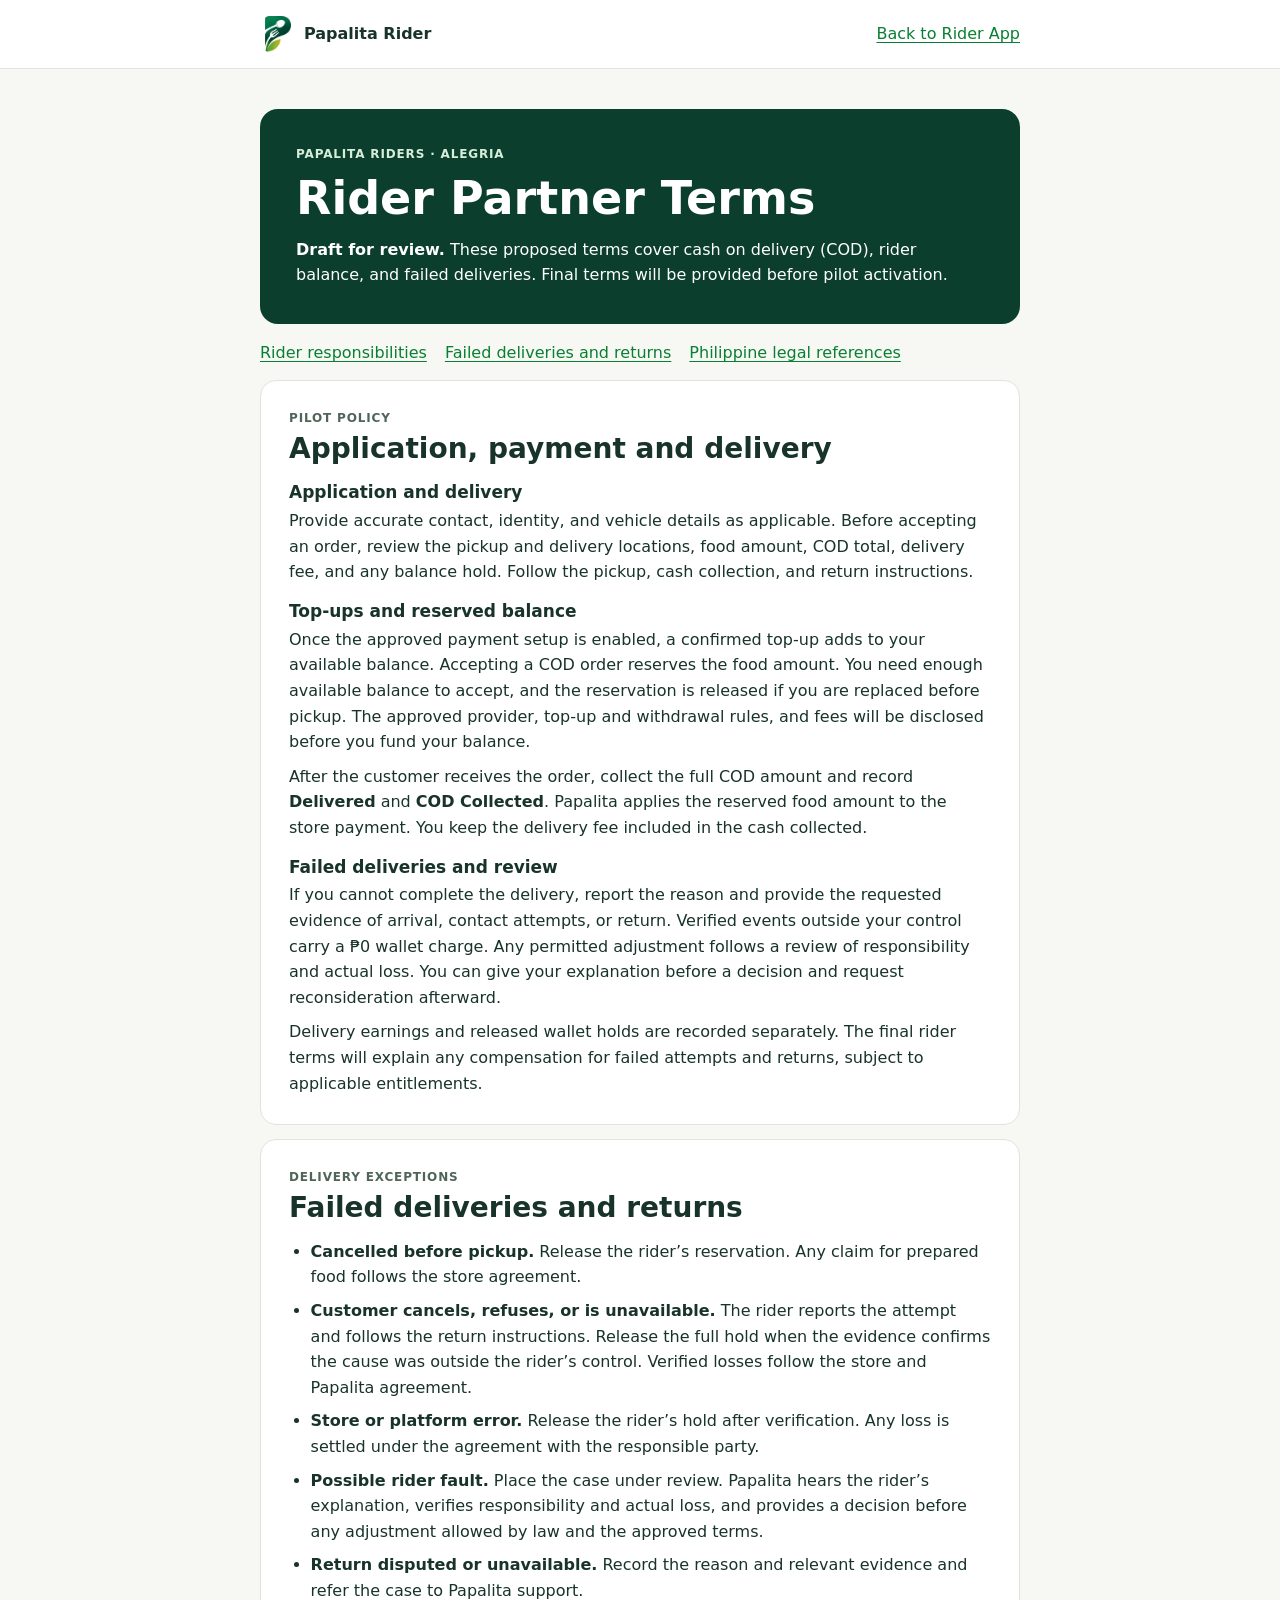
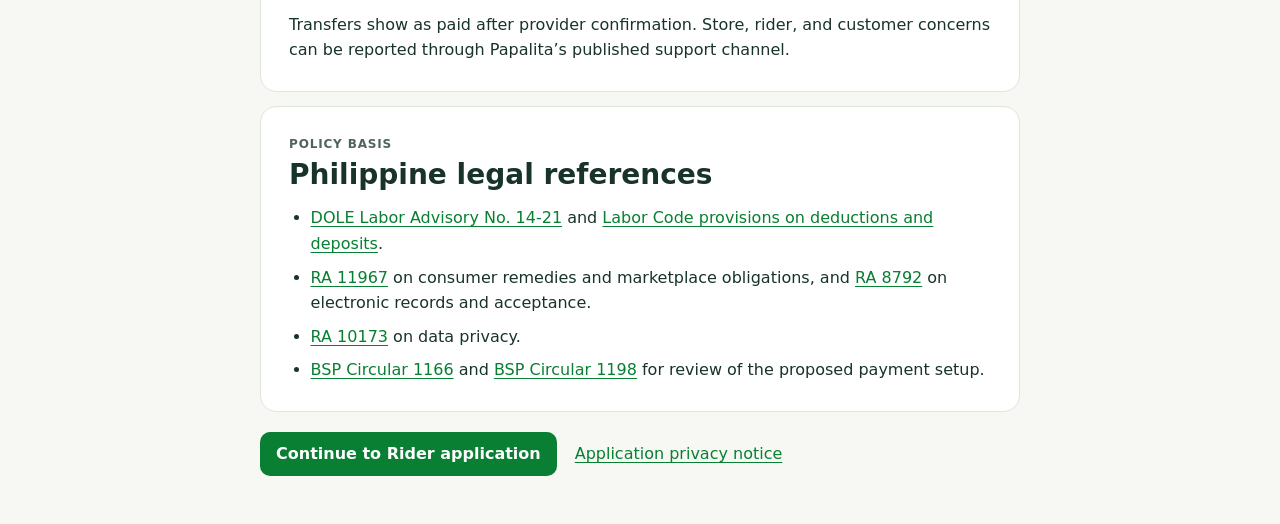
<file: terms.html>
<!doctype html>
<html lang="en">
<head>
  <meta charset="utf-8">
  <meta name="viewport" content="width=device-width, initial-scale=1">
  <meta name="theme-color" content="#087f32">
  <title>Rider Partner Terms · Papalita</title>
  <link rel="icon" href="./images/papalita_mark_color.png">
  <style>
    :root { color-scheme:light; --canvas:#f7f8f4; --paper:#fff; --ink:#183329; --muted:#506559; --line:#dce6db; --link:#087f32; --green:#087f32; }
    * { box-sizing:border-box; }
    body { margin:0; background:var(--canvas); color:var(--ink); font:16px/1.6 system-ui,sans-serif; }
    .wrap { width:min(100% - 32px,760px); margin-inline:auto; }
    header { background:var(--paper); border-bottom:1px solid var(--line); }
    header .wrap { min-height:68px; display:flex; flex-wrap:wrap; align-items:center; justify-content:space-between; gap:6px 12px; padding-block:8px; }
    .brand { display:inline-flex; align-items:center; gap:8px; color:var(--ink); text-decoration:none; font-weight:750; }
    .brand img { width:36px; height:36px; object-fit:contain; background:#fff; border-radius:9px; }
    main { padding-block:clamp(18px,4vw,40px) 48px; }
    .intro { background:#0b3e2d; color:#fff; border-radius:18px; padding:clamp(20px,5vw,36px); }
    h1,h2,h3,p { margin:0; }
    h1,h2,h3 { line-height:1.23; }
    h1 { font-size:clamp(29px,7vw,46px); margin-block:6px 10px; }
    h2 { font-size:clamp(21px,5vw,28px); margin-block:4px 13px; }
    h3 { font-size:17px; margin-block:16px 5px; }
    p+p { margin-top:9px; }
    .eyebrow { font-size:12px; font-weight:750; letter-spacing:.07em; color:var(--muted); }
    .intro .eyebrow { color:#d6eddb; }
    nav { display:flex; flex-wrap:wrap; gap:8px 18px; padding:16px 0 0; }
    .policy-card { margin-top:14px; padding:clamp(16px,4vw,28px); background:var(--paper); border:1px solid var(--line); border-radius:16px; scroll-margin-top:12px; }
    a { color:var(--link); text-underline-offset:.2em; }
    a:focus-visible { outline:2px solid var(--link); outline-offset:3px; border-radius:3px; }
    ul { padding-left:1.35em; margin:0; }
    li+li, ul+p { margin-top:8px; }
    .actions { display:flex; align-items:center; flex-wrap:wrap; gap:12px 18px; margin-top:20px; }
    .continue { display:inline-flex; align-items:center; min-height:44px; padding:8px 16px; background:var(--green); color:#fff; font-weight:700; text-decoration:none; border-radius:10px; }
    @media(prefers-color-scheme:dark) { :root { color-scheme:dark; --canvas:#131c16; --paper:#1d2820; --ink:#edf5eb; --muted:#b8c9ba; --line:#3b4b3e; --link:#a5d9b0; } }
  </style>
</head>
<body>
  <header><div class="wrap">
    <a class="brand" href="./"><img src="./images/papalita_mark_color.png" width="36" height="36" alt="">Papalita Rider</a>
    <a href="./">Back to Rider App</a>
  </div></header>
  <main class="wrap">
    <section class="intro" aria-labelledby="pilot-title">
      <p class="eyebrow">PAPALITA RIDERS · ALEGRIA</p>
      <h1 id="pilot-title">Rider Partner Terms</h1>
      <p><strong>Draft for review.</strong> These proposed terms cover cash on delivery (COD), rider balance, and failed deliveries. Final terms will be provided before pilot activation.</p>
    </section>
    <nav aria-label="On this page">
      <a href="#rider-terms">Rider responsibilities</a>
      <a href="#failed-delivery">Failed deliveries and returns</a>
      <a href="#policy-references">Philippine legal references</a>
    </nav>
    <section class="policy-card" id="rider-terms" tabindex="-1" aria-labelledby="rider-terms-title">
      <p class="eyebrow">PILOT POLICY</p>
      <h2 id="rider-terms-title">Application, payment and delivery</h2>
      <h3>Application and delivery</h3>
      <p>Provide accurate contact, identity, and vehicle details as applicable. Before accepting an order, review the pickup and delivery locations, food amount, COD total, delivery fee, and any balance hold. Follow the pickup, cash collection, and return instructions.</p>
      <h3>Top-ups and reserved balance</h3>
      <p>Once the approved payment setup is enabled, a confirmed top-up adds to your available balance. Accepting a COD order reserves the food amount. You need enough available balance to accept, and the reservation is released if you are replaced before pickup. The approved provider, top-up and withdrawal rules, and fees will be disclosed before you fund your balance.</p>
      <p>After the customer receives the order, collect the full COD amount and record <strong>Delivered</strong> and <strong>COD Collected</strong>. Papalita applies the reserved food amount to the store payment. You keep the delivery fee included in the cash collected.</p>
      <h3>Failed deliveries and review</h3>
      <p>If you cannot complete the delivery, report the reason and provide the requested evidence of arrival, contact attempts, or return. Verified events outside your control carry a ₱0 wallet charge. Any permitted adjustment follows a review of responsibility and actual loss. You can give your explanation before a decision and request reconsideration afterward.</p>
      <p>Delivery earnings and released wallet holds are recorded separately. The final rider terms will explain any compensation for failed attempts and returns, subject to applicable entitlements.</p>
    </section>
    <section class="policy-card" id="failed-delivery" tabindex="-1" aria-labelledby="failed-delivery-title">
      <p class="eyebrow">DELIVERY EXCEPTIONS</p>
      <h2 id="failed-delivery-title">Failed deliveries and returns</h2>
      <ul>
        <li><strong>Cancelled before pickup.</strong> Release the rider’s reservation. Any claim for prepared food follows the store agreement.</li>
        <li><strong>Customer cancels, refuses, or is unavailable.</strong> The rider reports the attempt and follows the return instructions. Release the full hold when the evidence confirms the cause was outside the rider’s control. Verified losses follow the store and Papalita agreement.</li>
        <li><strong>Store or platform error.</strong> Release the rider’s hold after verification. Any loss is settled under the agreement with the responsible party.</li>
        <li><strong>Possible rider fault.</strong> Place the case under review. Papalita hears the rider’s explanation, verifies responsibility and actual loss, and provides a decision before any adjustment allowed by law and the approved terms.</li>
        <li><strong>Return disputed or unavailable.</strong> Record the reason and relevant evidence and refer the case to Papalita support.</li>
      </ul>
      <p>Transfers show as paid after provider confirmation. Store, rider, and customer concerns can be reported through Papalita’s published support channel.</p>
    </section>
    <section class="policy-card" id="policy-references" tabindex="-1" aria-labelledby="policy-references-title">
      <p class="eyebrow">POLICY BASIS</p>
      <h2 id="policy-references-title">Philippine legal references</h2>
      <ul>
        <li><a href="https://dole.gov.ph/news/labor-advisory-no-14-21-working-conditions-of-delivery-riders-in-food-delivery-and-courier-activities/">DOLE Labor Advisory No. 14-21</a> and <a href="https://blr.dole.gov.ph/2014/12/11/book-iii-conditions-of-employment/">Labor Code provisions on deductions and deposits</a>.</li>
        <li><a href="https://lawphil.net/statutes/repacts/ra2023/ra_11967_2023.html">RA 11967</a> on consumer remedies and marketplace obligations, and <a href="https://lawphil.net/statutes/repacts/ra2000/ra_8792_2000.html">RA 8792</a> on electronic records and acceptance.</li>
        <li><a href="https://lawphil.net/statutes/repacts/ra2012/ra_10173_2012.html">RA 10173</a> on data privacy.</li>
        <li><a href="https://www.bsp.gov.ph/Regulations/Published%20Issuances/Images/Circular_1166.pdf">BSP Circular 1166</a> and <a href="https://www.bsp.gov.ph/Regulations/Issuances/2024/1198.pdf">BSP Circular 1198</a> for review of the proposed payment setup.</li>
      </ul>
    </section>
    <div class="actions">
      <a class="continue" href="https://papalitaoriginal.netlify.app/apply/?role=rider">Continue to Rider application</a>
      <a href="https://papalitaoriginal.netlify.app/legal/#privacy">Application privacy notice</a>
    </div>
  </main>
</body>
</html>
</file>
